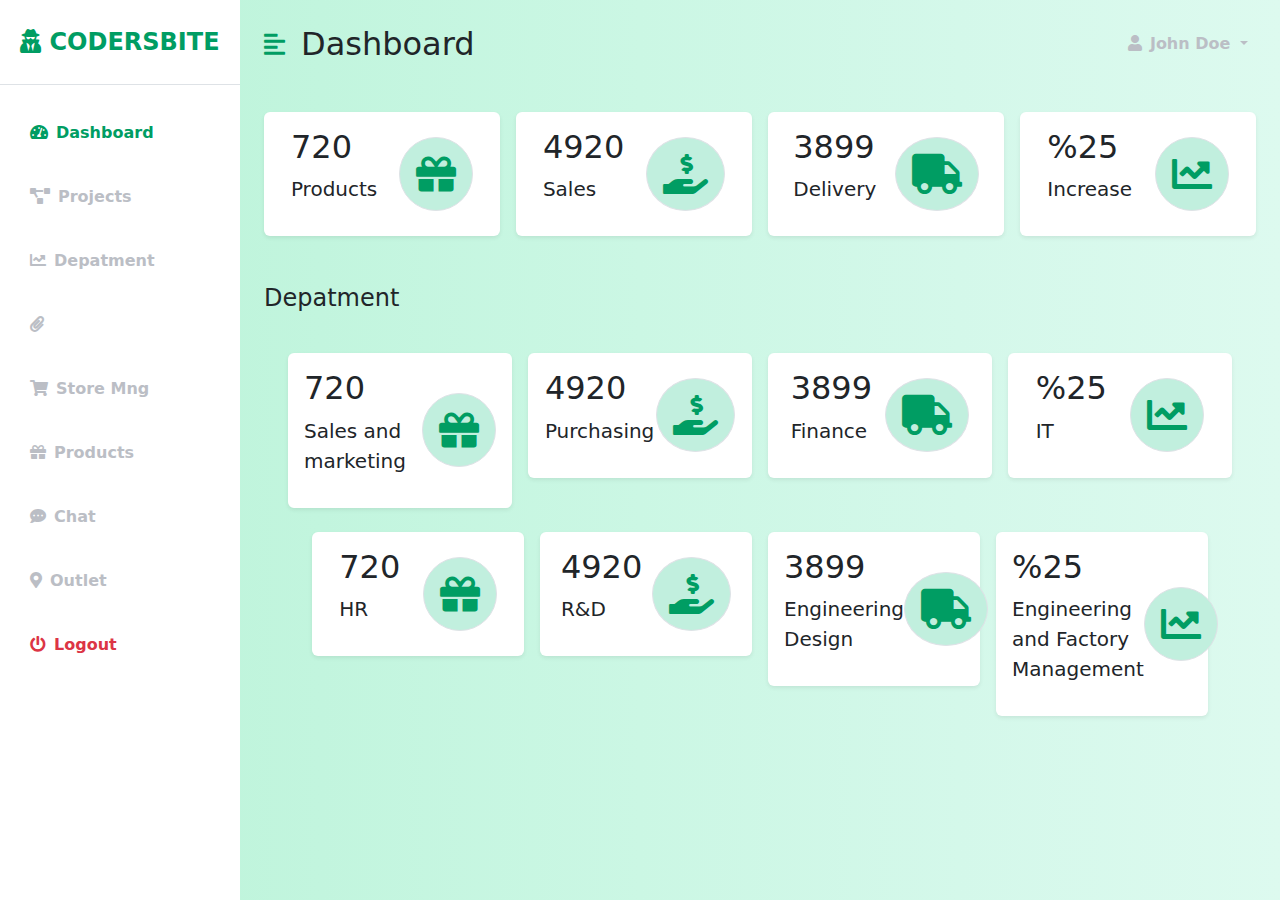
<file: index.html>
<!DOCTYPE html>
<html lang="en">

<head>
    <meta charset="UTF-8" />
    <meta http-equiv="X-UA-Compatible" content="IE=edge" />
    <meta name="viewport" content="width=device-width, initial-scale=1.0" />
    <link href="https://cdn.jsdelivr.net/npm/bootstrap@5.0.0-beta3/dist/css/bootstrap.min.css" rel="stylesheet" />
    <link rel="stylesheet" href="https://cdnjs.cloudflare.com/ajax/libs/font-awesome/5.15.3/css/all.min.css" />
    <link rel="stylesheet" href="styles.css" />
    <title>Bootstap 5 Responsive Admin Dashboard</title>
</head>

<body>
    <div class="d-flex" id="wrapper">
        <!-- Sidebar -->
        <div class="bg-white" id="sidebar-wrapper">
            <div class="sidebar-heading text-center py-4 primary-text fs-4 fw-bold text-uppercase border-bottom"><i
                    class="fas fa-user-secret me-2"></i>Codersbite</div>
            <div class="list-group list-group-flush my-3">
                <a href="#" class="list-group-item list-group-item-action bg-transparent second-text active"><i
                        class="fas fa-tachometer-alt me-2"></i>Dashboard</a>
                <a href="#" class="list-group-item list-group-item-action bg-transparent second-text fw-bold"><i
                        class="fas fa-project-diagram me-2"></i>Projects</a>
                <a href="#" class="list-group-item list-group-item-action bg-transparent second-text fw-bold"><i
                        class="fas fa-chart-line me-2"></i>Depatment</a>
                <a href="#" class="list-group-item list-group-item-action bg-transparent second-text fw-bold"><i
                        class="fas fa-paperclip me-2"></i></a>
                <a href="#" class="list-group-item list-group-item-action bg-transparent second-text fw-bold"><i
                        class="fas fa-shopping-cart me-2"></i>Store Mng</a>
                <a href="#" class="list-group-item list-group-item-action bg-transparent second-text fw-bold"><i
                        class="fas fa-gift me-2"></i>Products</a>
                <a href="#" class="list-group-item list-group-item-action bg-transparent second-text fw-bold"><i
                        class="fas fa-comment-dots me-2"></i>Chat</a>
                <a href="#" class="list-group-item list-group-item-action bg-transparent second-text fw-bold"><i
                        class="fas fa-map-marker-alt me-2"></i>Outlet</a>
                <a href="#" class="list-group-item list-group-item-action bg-transparent text-danger fw-bold"><i
                        class="fas fa-power-off me-2"></i>Logout</a>
            </div>
        </div>
        <!-- /#sidebar-wrapper -->

        <!-- Page Content -->
        <div id="page-content-wrapper">
            <nav class="navbar navbar-expand-lg navbar-light bg-transparent py-4 px-4">
                <div class="d-flex align-items-center">
                    <i class="fas fa-align-left primary-text fs-4 me-3" id="menu-toggle"></i>
                    <h2 class="fs-2 m-0">Dashboard</h2>
                </div>

                <button class="navbar-toggler" type="button" data-bs-toggle="collapse"
                    data-bs-target="#navbarSupportedContent" aria-controls="navbarSupportedContent"
                    aria-expanded="false" aria-label="Toggle navigation">
                    <span class="navbar-toggler-icon"></span>
                </button>

                <div class="collapse navbar-collapse" id="navbarSupportedContent">
                    <ul class="navbar-nav ms-auto mb-2 mb-lg-0">
                        <li class="nav-item dropdown">
                            <a class="nav-link dropdown-toggle second-text fw-bold" href="#" id="navbarDropdown"
                                role="button" data-bs-toggle="dropdown" aria-expanded="false">
                                <i class="fas fa-user me-2"></i>John Doe
                            </a>
                            <ul class="dropdown-menu" aria-labelledby="navbarDropdown">
                                <li><a class="dropdown-item" href="#">Profile</a></li>
                                <li><a class="dropdown-item" href="#">Settings</a></li>
                                <li><a class="dropdown-item" href="#">Logout</a></li>
                            </ul>
                        </li>
                    </ul>
                </div>
            </nav>

            <div class="container-fluid px-4">
                <div class="row g-3 my-2">
                    <div class="col-md-3">
                        <div class="p-3 bg-white shadow-sm d-flex justify-content-around align-items-center rounded">
                            <div>
                                <h3 class="fs-2">720</h3>
                                <p class="fs-5">Products</p>
                            </div>
                            <i class="fas fa-gift fs-1 primary-text border rounded-full secondary-bg p-3"></i>
                        </div>
                    </div>

                    <div class="col-md-3">
                        <div class="p-3 bg-white shadow-sm d-flex justify-content-around align-items-center rounded">
                            <div>
                                <h3 class="fs-2">4920</h3>
                                <p class="fs-5">Sales</p>
                            </div>
                            <i
                                class="fas fa-hand-holding-usd fs-1 primary-text border rounded-full secondary-bg p-3"></i>
                        </div>
                    </div>

                    <div class="col-md-3">
                        <div class="p-3 bg-white shadow-sm d-flex justify-content-around align-items-center rounded">
                            <div>
                                <h3 class="fs-2">3899</h3>
                                <p class="fs-5">Delivery</p>
                            </div>
                            <i class="fas fa-truck fs-1 primary-text border rounded-full secondary-bg p-3"></i>
                        </div>
                    </div>

                    <div class="col-md-3">
                        <div class="p-3 bg-white shadow-sm d-flex justify-content-around align-items-center rounded">
                            <div>
                                <h3 class="fs-2">%25</h3>
                                <p class="fs-5">Increase</p>
                            </div>
                            <i class="fas fa-chart-line fs-1 primary-text border rounded-full secondary-bg p-3"></i>
                        </div>
                    </div>
                </div>

                <div class="row my-5">
                    <h3 class="fs-4 mb-3">Depatment</h3>
                    <div class="col">
                <!-- Sales and marketing -->
                <div class="container-fluid px-4">
                    <div class="row g-3 my-2">
                        <div class="col-md-3">
                            <div class="p-3 bg-white shadow-sm d-flex justify-content-around align-items-center rounded">
                                <div>
                                    <h3 class="fs-2">720</h3>
                                    <p class="fs-5">Sales and marketing</p>
                                </div>
                                <i class="fas fa-gift fs-1 primary-text border rounded-full secondary-bg p-3"></i>
                            </div>
                        </div>
    
                        <div class="col-md-3">
                            <div class="p-3 bg-white shadow-sm d-flex justify-content-around align-items-center rounded">
                                <div>
                                    <h3 class="fs-2">4920</h3>
                                    <p class="fs-5">Purchasing</p>
                                </div>
                                <i
                                    class="fas fa-hand-holding-usd fs-1 primary-text border rounded-full secondary-bg p-3"></i>
                            </div>
                        </div>
    
                        <div class="col-md-3">
                            <div class="p-3 bg-white shadow-sm d-flex justify-content-around align-items-center rounded">
                                <div>
                                    <h3 class="fs-2">3899</h3>
                                    <p class="fs-5">Finance</p>
                                </div>
                                <i class="fas fa-truck fs-1 primary-text border rounded-full secondary-bg p-3"></i>
                            </div>
                        </div>
    
                        <div class="col-md-3">
                            <div class="p-3 bg-white shadow-sm d-flex justify-content-around align-items-center rounded">
                                <div>
                                    <h3 class="fs-2">%25</h3>
                                    <p class="fs-5">IT</p>
                                </div>
                                <i class="fas fa-chart-line fs-1 primary-text border rounded-full secondary-bg p-3"></i>
                            </div>
                        </div>
                    </div>

                    <!-- Depatment Secoend Row --->

                    <div class="container-fluid px-4">
                        <div class="row g-3 my-2">
                            <div class="col-md-3">
                                <div class="p-3 bg-white shadow-sm d-flex justify-content-around align-items-center rounded">
                                    <div>
                                        <h3 class="fs-2">720</h3>
                                        <p class="fs-5">HR </p>
                                    </div>
                                    <i class="fas fa-gift fs-1 primary-text border rounded-full secondary-bg p-3"></i>
                                </div>
                            </div>
        
                            <div class="col-md-3">
                                <div class="p-3 bg-white shadow-sm d-flex justify-content-around align-items-center rounded">
                                    <div>
                                        <h3 class="fs-2">4920</h3>
                                        <p class="fs-5">R&D</p>
                                    </div>
                                    <i
                                        class="fas fa-hand-holding-usd fs-1 primary-text border rounded-full secondary-bg p-3"></i>
                                </div>
                            </div>
        
                            <div class="col-md-3">
                                <div class="p-3 bg-white shadow-sm d-flex justify-content-around align-items-center rounded">
                                    <div>
                                        <h3 class="fs-2">3899</h3>
                                        <p class="fs-5">Engineering Design</p>
                                    </div>
                                    <i class="fas fa-truck fs-1 primary-text border rounded-full secondary-bg p-3"></i>
                                </div>
                            </div>
        
                            <div class="col-md-3">
                                <div class="p-3 bg-white shadow-sm d-flex justify-content-around align-items-center rounded">
                                    <div>
                                        <h3 class="fs-2">%25</h3>
                                        <p class="fs-5">Engineering and Factory Management</p>
                                    </div>
                                    <i class="fas fa-chart-line fs-1 primary-text border rounded-full secondary-bg p-3"></i>
                                </div>
                            </div>
                        </div>

                    

                

            
                          <!--
                        <table class="table bg-white rounded shadow-sm  table-hover">
                            <thead>
                                <tr>
                                    <th scope="col" width="50">#</th>
                                    <th scope="col">Product</th>
                                    <th scope="col">Customer</th>
                                    <th scope="col">Price</th>
                                    <th scope="col">Action</th>
                                </tr>
                            </thead>
                            <tbody>
                                <tr>
                                    <th scope="row">1</th>
                                    <td>Television</td>
                                    <td>Jonny</td>
                                    <td>$1200</td>
                                    <td><button type="Insert" value="Insert">Insert</button></td>
                                    <td><button type="Update" value="Update">Update</button></td>
                                    <td><button type="Delete" value="Delete">Delete</button></td>
                                </tr>
                                <tr>
                                    <th scope="row">2</th>
                                    <td>Laptop</td>
                                    <td>Kenny</td>
                                    <td>$750</td>
                                </tr>
                                <tr>
                                    <th scope="row">3</th>
                                    <td>Cell Phone</td>
                                    <td>Jenny</td>
                                    <td>$600</td>
                                </tr>
                                <tr>
                                    <th scope="row">4</th>
                                    <td>Fridge</td>
                                    <td>Killy</td>
                                    <td>$300</td>
                                </tr>
                                <tr>
                                    <th scope="row">5</th>
                                    <td>Books</td>
                                    <td>Filly</td>
                                    <td>$120</td>
                                </tr>
                                <tr>
                                    <th scope="row">6</th>
                                    <td>Gold</td>
                                    <td>Bumbo</td>
                                    <td>$1800</td>
                                </tr>
                                <tr>
                                    <th scope="row">7</th>
                                    <td>Pen</td>
                                    <td>Bilbo</td>
                                    <td>$75</td>
                                </tr>
                                <tr>
                                    <th scope="row">8</th>
                                    <td>Notebook</td>
                                    <td>Frodo</td>
                                    <td>$36</td>
                                </tr>
                                <tr>
                                    <th scope="row">9</th>
                                    <td>Dress</td>
                                    <td>Kimo</td>
                                    <td>$255</td>
                                </tr>
                                <tr>
                                    <th scope="row">10</th>
                                    <td>Paint</td>
                                    <td>Zico</td>
                                    <td>$434</td>
                                </tr>
                                <tr>
                                    <th scope="row">11</th>
                                    <td>Carpet</td>
                                    <td>Jeco</td>
                                    <td>$1236</td>
                                </tr>
                                <tr>
                                    <th scope="row">12</th>
                                    <td>Food</td>
                                    <td>Haso</td>
                                    <td>$422</td>
                                </tr>
                            </tbody>
                        </table>
                       <button type="submit" value="Submit">Insert</button>
                        <button type="submit" value="Submit">Update</button>
                        <button type="submit" value="Submit">Delete</button>
                    -->
                    </div>
                </div>

            </div>
        </div>
    </div>
    <!-- /#page-content-wrapper -->
    </div>

    <script src="https://cdn.jsdelivr.net/npm/bootstrap@5.0.0-beta3/dist/js/bootstrap.bundle.min.js"></script>
    <script>
        var el = document.getElementById("wrapper");
        var toggleButton = document.getElementById("menu-toggle");

        toggleButton.onclick = function () {
            el.classList.toggle("toggled");
        };
    </script>
</body>

</html>
</file>
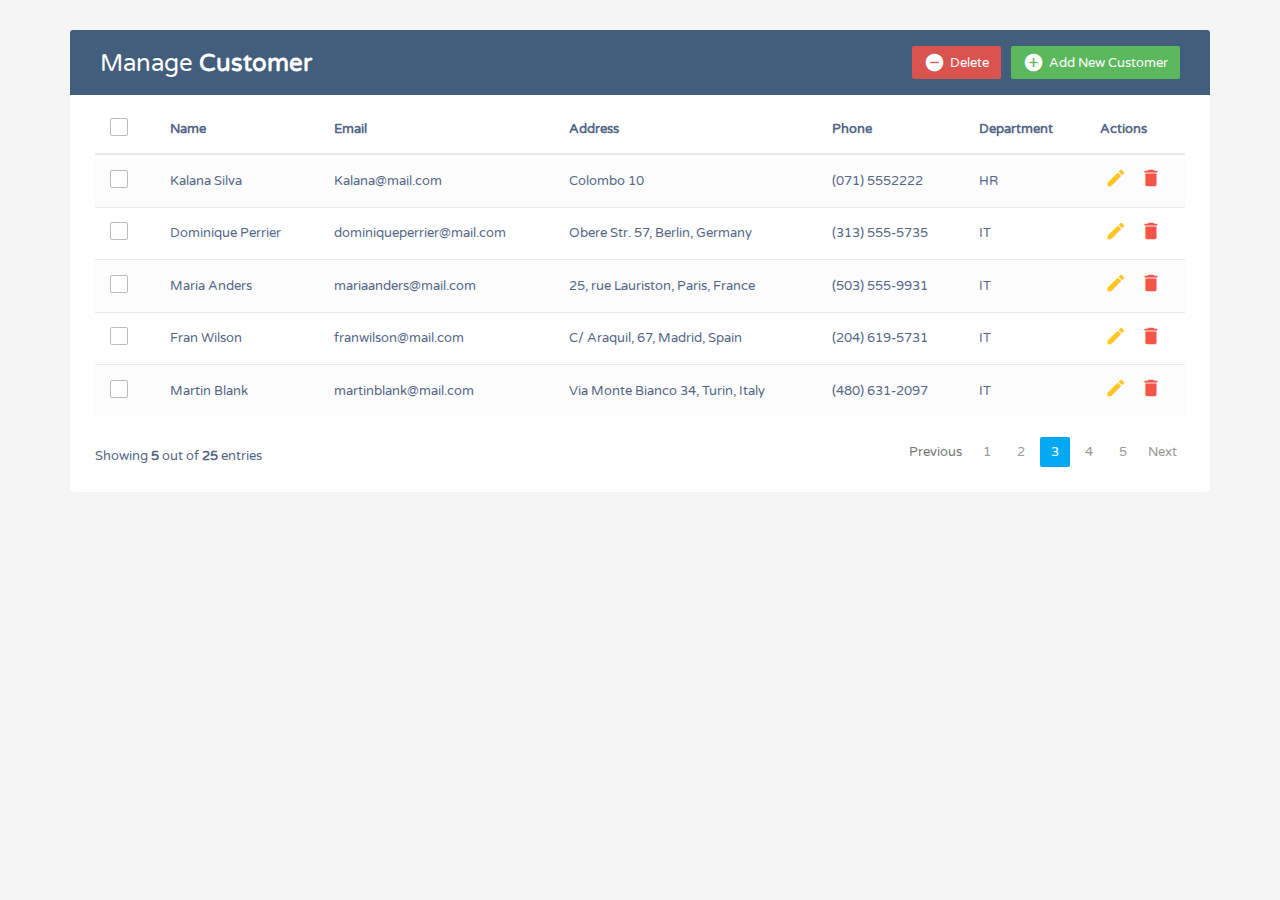
<file: CustomerManage.html>
<!DOCTYPE html>
<html lang="en">
<head>
<meta charset="utf-8">
<meta http-equiv="X-UA-Compatible" content="IE=edge">
<meta name="viewport" content="width=device-width, initial-scale=1">
<title>Bootstrap CRUD Data Table for Database with Modal Form</title>
<link rel="stylesheet" href="https://fonts.googleapis.com/css?family=Roboto|Varela+Round">
<link rel="stylesheet" href="https://fonts.googleapis.com/icon?family=Material+Icons">
<link rel="stylesheet" href="https://maxcdn.bootstrapcdn.com/font-awesome/4.7.0/css/font-awesome.min.css">
<link rel="stylesheet" href="https://maxcdn.bootstrapcdn.com/bootstrap/3.3.7/css/bootstrap.min.css">
<script src="https://ajax.googleapis.com/ajax/libs/jquery/1.12.4/jquery.min.js"></script>
<script src="https://maxcdn.bootstrapcdn.com/bootstrap/3.3.7/js/bootstrap.min.js"></script>
<style>
    body {
        color: #566787;
		background: #f5f5f5;
		font-family: 'Varela Round', sans-serif;
		font-size: 13px;
	}
	.table-responsive {
        margin: 30px 0;
    }
	.table-wrapper {
		min-width: 1000px;
        background: #fff;
        padding: 20px 25px;
		border-radius: 3px;
        box-shadow: 0 1px 1px rgba(0,0,0,.05);
    }
	.table-title {        
		padding-bottom: 15px;
		background: #435d7d;
		color: #fff;
		padding: 16px 30px;
		margin: -20px -25px 10px;
		border-radius: 3px 3px 0 0;
    }
    .table-title h2 {
		margin: 5px 0 0;
		font-size: 24px;
	}
	.table-title .btn-group {
		float: right;
	}
	.table-title .btn {
		color: #fff;
		float: right;
		font-size: 13px;
		border: none;
		min-width: 50px;
		border-radius: 2px;
		border: none;
		outline: none !important;
		margin-left: 10px;
	}
	.table-title .btn i {
		float: left;
		font-size: 21px;
		margin-right: 5px;
	}
	.table-title .btn span {
		float: left;
		margin-top: 2px;
	}
    table.table tr th, table.table tr td {
        border-color: #e9e9e9;
		padding: 12px 15px;
		vertical-align: middle;
    }
	table.table tr th:first-child {
		width: 60px;
	}
	table.table tr th:last-child {
		width: 100px;
	}
    table.table-striped tbody tr:nth-of-type(odd) {
    	background-color: #fcfcfc;
	}
	table.table-striped.table-hover tbody tr:hover {
		background: #f5f5f5;
	}
    table.table th i {
        font-size: 13px;
        margin: 0 5px;
        cursor: pointer;
    }	
    table.table td:last-child i {
		opacity: 0.9;
		font-size: 22px;
        margin: 0 5px;
    }
	table.table td a {
		font-weight: bold;
		color: #566787;
		display: inline-block;
		text-decoration: none;
		outline: none !important;
	}
	table.table td a:hover {
		color: #2196F3;
	}
	table.table td a.edit {
        color: #FFC107;
    }
    table.table td a.delete {
        color: #F44336;
    }
    table.table td i {
        font-size: 19px;
    }
	table.table .avatar {
		border-radius: 50%;
		vertical-align: middle;
		margin-right: 10px;
	}
    .pagination {
        float: right;
        margin: 0 0 5px;
    }
    .pagination li a {
        border: none;
        font-size: 13px;
        min-width: 30px;
        min-height: 30px;
        color: #999;
        margin: 0 2px;
        line-height: 30px;
        border-radius: 2px !important;
        text-align: center;
        padding: 0 6px;
    }
    .pagination li a:hover {
        color: #666;
    }	
    .pagination li.active a, .pagination li.active a.page-link {
        background: #03A9F4;
    }
    .pagination li.active a:hover {        
        background: #0397d6;
    }
	.pagination li.disabled i {
        color: #ccc;
    }
    .pagination li i {
        font-size: 16px;
        padding-top: 6px
    }
    .hint-text {
        float: left;
        margin-top: 10px;
        font-size: 13px;
    }    
	/* Custom checkbox */
	.custom-checkbox {
		position: relative;
	}
	.custom-checkbox input[type="checkbox"] {    
		opacity: 0;
		position: absolute;
		margin: 5px 0 0 3px;
		z-index: 9;
	}
	.custom-checkbox label:before{
		width: 18px;
		height: 18px;
	}
	.custom-checkbox label:before {
		content: '';
		margin-right: 10px;
		display: inline-block;
		vertical-align: text-top;
		background: white;
		border: 1px solid #bbb;
		border-radius: 2px;
		box-sizing: border-box;
		z-index: 2;
	}
	.custom-checkbox input[type="checkbox"]:checked + label:after {
		content: '';
		position: absolute;
		left: 6px;
		top: 3px;
		width: 6px;
		height: 11px;
		border: solid #000;
		border-width: 0 3px 3px 0;
		transform: inherit;
		z-index: 3;
		transform: rotateZ(45deg);
	}
	.custom-checkbox input[type="checkbox"]:checked + label:before {
		border-color: #03A9F4;
		background: #03A9F4;
	}
	.custom-checkbox input[type="checkbox"]:checked + label:after {
		border-color: #fff;
	}
	.custom-checkbox input[type="checkbox"]:disabled + label:before {
		color: #b8b8b8;
		cursor: auto;
		box-shadow: none;
		background: #ddd;
	}
	/* Modal styles */
	.modal .modal-dialog {
		max-width: 400px;
	}
	.modal .modal-header, .modal .modal-body, .modal .modal-footer {
		padding: 20px 30px;
	}
	.modal .modal-content {
		border-radius: 3px;
	}
	.modal .modal-footer {
		background: #ecf0f1;
		border-radius: 0 0 3px 3px;
	}
    .modal .modal-title {
        display: inline-block;
    }
	.modal .form-control {
		border-radius: 2px;
		box-shadow: none;
		border-color: #dddddd;
	}
	.modal textarea.form-control {
		resize: vertical;
	}
	.modal .btn {
		border-radius: 2px;
		min-width: 100px;
	}	
	.modal form label {
		font-weight: normal;
	}	
</style>
<script>
$(document).ready(function(){
	// Activate tooltip
	$('[data-toggle="tooltip"]').tooltip();
	
	// Select/Deselect checkboxes
	var checkbox = $('table tbody input[type="checkbox"]');
	$("#selectAll").click(function(){
		if(this.checked){
			checkbox.each(function(){
				this.checked = true;                        
			});
		} else{
			checkbox.each(function(){
				this.checked = false;                        
			});
		} 
	});
	checkbox.click(function(){
		if(!this.checked){
			$("#selectAll").prop("checked", false);
		}
	});
});
</script>
</head>
<body>
    <div class="container">
		<div class="table-responsive">
			<div class="table-wrapper">
				<div class="table-title">
					<div class="row">
						<div class="col-xs-6">
							<h2>Manage <b>Customer</b></h2>
						</div>
						<div class="col-xs-6">
							<a href="#addEmployeeModal" class="btn btn-success" data-toggle="modal"><i class="material-icons">&#xE147;</i> <span>Add New Customer</span></a>
							<a href="#deleteEmployeeModal" class="btn btn-danger" data-toggle="modal"><i class="material-icons">&#xE15C;</i> <span>Delete</span></a>						
						</div>
					</div>
				</div>
				<table class="table table-striped table-hover">
					<thead>
						<tr>
							<th>
								<span class="custom-checkbox">
									<input type="checkbox" id="selectAll">
									<label for="selectAll"></label>
								</span>
							</th>
							<th>Name</th>
							<th>Email</th>
							<th>Address</th>
							<th>Phone</th>
                            <th>Department</th>
							<th>Actions</th>
						</tr>
					</thead>
					<tbody>
						<tr>
							<td>
								<span class="custom-checkbox">
									<input type="checkbox" id="checkbox1" name="options[]" value="1">
									<label for="checkbox1"></label>
								</span>
							</td>
							<td>Kalana Silva</td>
							<td>Kalana@mail.com</td>
							<td>Colombo 10</td>
							<td>(071) 5552222</td>
                            <td>HR</td>
							<td>
								<a href="#editEmployeeModal" class="edit" data-toggle="modal"><i class="material-icons" data-toggle="tooltip" title="Edit">&#xE254;</i></a>
								<a href="#deleteEmployeeModal" class="delete" data-toggle="modal"><i class="material-icons" data-toggle="tooltip" title="Delete">&#xE872;</i></a>
							</td>
						</tr>
						<tr>
							<td>
								<span class="custom-checkbox">
									<input type="checkbox" id="checkbox2" name="options[]" value="1">
									<label for="checkbox2"></label>
								</span>
							</td>
							<td>Dominique Perrier</td>
							<td>dominiqueperrier@mail.com</td>
							<td>Obere Str. 57, Berlin, Germany</td>
							<td>(313) 555-5735</td>
                            <td>IT</td>
							<td>
								<a href="#editEmployeeModal" class="edit" data-toggle="modal"><i class="material-icons" data-toggle="tooltip" title="Edit">&#xE254;</i></a>
								<a href="#deleteEmployeeModal" class="delete" data-toggle="modal"><i class="material-icons" data-toggle="tooltip" title="Delete">&#xE872;</i></a>
							</td>
						</tr>
						<tr>
							<td>
								<span class="custom-checkbox">
									<input type="checkbox" id="checkbox3" name="options[]" value="1">
									<label for="checkbox3"></label>
								</span>
							</td>
							<td>Maria Anders</td>
							<td>mariaanders@mail.com</td>
							<td>25, rue Lauriston, Paris, France</td>
							<td>(503) 555-9931</td>
                            <td>IT</td>
							<td>
								<a href="#editEmployeeModal" class="edit" data-toggle="modal"><i class="material-icons" data-toggle="tooltip" title="Edit">&#xE254;</i></a>
								<a href="#deleteEmployeeModal" class="delete" data-toggle="modal"><i class="material-icons" data-toggle="tooltip" title="Delete">&#xE872;</i></a>
							</td>
						</tr>
						<tr>
							<td>
								<span class="custom-checkbox">
									<input type="checkbox" id="checkbox4" name="options[]" value="1">
									<label for="checkbox4"></label>
								</span>
							</td>
							<td>Fran Wilson</td>
							<td>franwilson@mail.com</td>
							<td>C/ Araquil, 67, Madrid, Spain</td>
							<td>(204) 619-5731</td>
                            <td>IT</td>
							<td>
								<a href="#editEmployeeModal" class="edit" data-toggle="modal"><i class="material-icons" data-toggle="tooltip" title="Edit">&#xE254;</i></a>
								<a href="#deleteEmployeeModal" class="delete" data-toggle="modal"><i class="material-icons" data-toggle="tooltip" title="Delete">&#xE872;</i></a>
							</td>
						</tr>					
						<tr>
							<td>
								<span class="custom-checkbox">
									<input type="checkbox" id="checkbox5" name="options[]" value="1">
									<label for="checkbox5"></label>
								</span>
							</td>
							<td>Martin Blank</td>
							<td>martinblank@mail.com</td>
							<td>Via Monte Bianco 34, Turin, Italy</td>
							<td>(480) 631-2097</td>
                            <td>IT</td>
							<td>
								<a href="#editEmployeeModal" class="edit" data-toggle="modal"><i class="material-icons" data-toggle="tooltip" title="Edit">&#xE254;</i></a>
								<a href="#deleteEmployeeModal" class="delete" data-toggle="modal"><i class="material-icons" data-toggle="tooltip" title="Delete">&#xE872;</i></a>
							</td>
						</tr> 
					</tbody>
				</table>
				<div class="clearfix">
					<div class="hint-text">Showing <b>5</b> out of <b>25</b> entries</div>
					<ul class="pagination">
						<li class="page-item disabled"><a href="#">Previous</a></li>
						<li class="page-item"><a href="#" class="page-link">1</a></li>
						<li class="page-item"><a href="#" class="page-link">2</a></li>
						<li class="page-item active"><a href="#" class="page-link">3</a></li>
						<li class="page-item"><a href="#" class="page-link">4</a></li>
						<li class="page-item"><a href="#" class="page-link">5</a></li>
						<li class="page-item"><a href="#" class="page-link">Next</a></li>
					</ul>
				</div>
			</div>
		</div>        
    </div>
	<!-- Edit Modal HTML -->
	<div id="addEmployeeModal" class="modal fade">
		<div class="modal-dialog">
			<div class="modal-content">
				<form>
					<div class="modal-header">						
						<h4 class="modal-title">Add Employee</h4>
						<button type="button" class="close" data-dismiss="modal" aria-hidden="true">&times;</button>
					</div>
					<div class="modal-body">					
						<div class="form-group">
							<label>Name</label>
							<input type="text" class="form-control" required>
						</div>
						<div class="form-group">
							<label>Email</label>
							<input type="email" class="form-control" required>
						</div>
						<div class="form-group">
							<label>Address</label>
							<textarea class="form-control" required></textarea>
						</div>
						<div class="form-group">
							<label>Phone</label>
							<input type="text" class="form-control" required>
						</div>					
					</div>
					<div class="modal-footer">
						<input type="button" class="btn btn-default" data-dismiss="modal" value="Cancel">
						<input type="submit" class="btn btn-success" value="Add">
					</div>
				</form>
			</div>
		</div>
	</div>
	<!-- Edit Modal HTML -->
	<div id="editEmployeeModal" class="modal fade">
		<div class="modal-dialog">
			<div class="modal-content">
				<form>
					<div class="modal-header">						
						<h4 class="modal-title">Edit Employee</h4>
						<button type="button" class="close" data-dismiss="modal" aria-hidden="true">&times;</button>
					</div>
					<div class="modal-body">					
						<div class="form-group">
							<label>Name</label>
							<input type="text" class="form-control" required>
						</div>
						<div class="form-group">
							<label>Email</label>
							<input type="email" class="form-control" required>
						</div>
						<div class="form-group">
							<label>Address</label>
							<textarea class="form-control" required></textarea>
						</div>
						<div class="form-group">
							<label>Phone</label>
							<input type="text" class="form-control" required>
						</div>					
					</div>
					<div class="modal-footer">
						<input type="button" class="btn btn-default" data-dismiss="modal" value="Cancel">
						<input type="submit" class="btn btn-info" value="Save">
					</div>
				</form>
			</div>
		</div>
	</div>
	<!-- Delete Modal HTML -->
	<div id="deleteEmployeeModal" class="modal fade">
		<div class="modal-dialog">
			<div class="modal-content">
				<form>
					<div class="modal-header">						
						<h4 class="modal-title">Delete Employee</h4>
						<button type="button" class="close" data-dismiss="modal" aria-hidden="true">&times;</button>
					</div>
					<div class="modal-body">					
						<p>Are you sure you want to delete these Records?</p>
						<p class="text-warning"><small>This action cannot be undone.</small></p>
					</div>
					<div class="modal-footer">
						<input type="button" class="btn btn-default" data-dismiss="modal" value="Cancel">
						<input type="submit" class="btn btn-danger" value="Delete">
					</div>
				</form>
			</div>
		</div>
	</div>
</body>
</html>
</file>
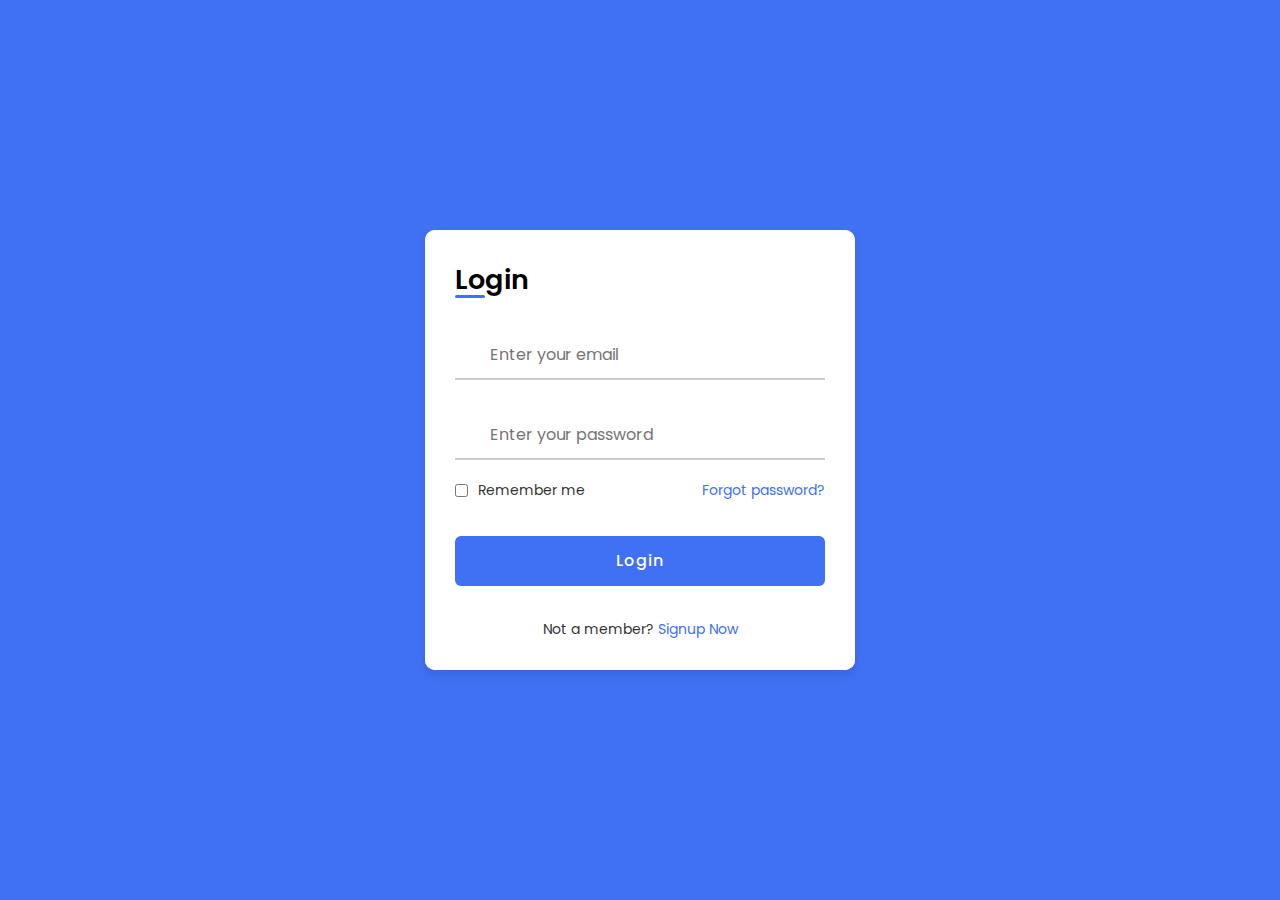
<file: CustomerREG.html>
<!DOCTYPE html>
<!-- === Coding by CodingLab | www.codinglabweb.com === -->
<html lang="en">
<head>
    <meta charset="UTF-8">
    <meta http-equiv="X-UA-Compatible" content="IE=edge">
    <meta name="viewport" content="width=device-width, initial-scale=1.0">
    
    <!-- ===== Iconscout CSS ===== -->
    <link rel="stylesheet" href="https://unicons.iconscout.com/release/v4.0.0/css/line.css">

    <!-- ===== CSS ===== -->
    <link rel="stylesheet" href="style.css">
         
    <!--<title>Login & Registration Form</title>-->
</head>
<body>
    
    <div class="container">
        <div class="forms">
            <div class="form login">
                <span class="title">Login</span>

                <form action="#">
                    <div class="input-field">
                        <input type="text" placeholder="Enter your email" required>
                        <i class="uil uil-envelope icon"></i>
                    </div>
                    <div class="input-field">
                        <input type="password" class="password" placeholder="Enter your password" required>
                        <i class="uil uil-lock icon"></i>
                        <i class="uil uil-eye-slash showHidePw"></i>
                    </div>

                    <div class="checkbox-text">
                        <div class="checkbox-content">
                            <input type="checkbox" id="logCheck">
                            <label for="logCheck" class="text">Remember me</label>
                        </div>
                        
                        <a href="#" class="text">Forgot password?</a>
                    </div>

                    <div class="input-field button">
                        <input type="button" value="Login">
                    </div>
                </form>

                <div class="login-signup">
                    <span class="text">Not a member?
                        <a href="#" class="text signup-link">Signup Now</a>
                    </span>
                </div>
            </div>

            <!-- Registration Form -->
            <div class="form signup">
                <span class="title">Registration</span>

                <form action="#">
                    <div class="input-field">
                        <input type="text" placeholder="Enter your name" required>
                        <i class="uil uil-user"></i>
                    </div>
                    <div class="input-field">
                        <input type="text" placeholder="Enter your email" required>
                        <i class="uil uil-envelope icon"></i>
                    </div>
                    <div class="input-field">
                        <input type="password" class="password" placeholder="Create a password" required>
                        <i class="uil uil-lock icon"></i>
                    </div>
                    <div class="input-field">
                        <input type="password" class="password" placeholder="Confirm a password" required>
                        <i class="uil uil-lock icon"></i>
                        <i class="uil uil-eye-slash showHidePw"></i>
                    </div>

                    <div class="checkbox-text">
                        <div class="checkbox-content">
                            <input type="checkbox" id="termCon">
                            <label for="termCon" class="text">I accepted all terms and conditions</label>
                        </div>
                    </div>

                    <div class="input-field button">
                        <input type="button" value="Signup">
                    </div>
                </form>

                <div class="login-signup">
                    <span class="text">Already a member?
                        <a href="#" class="text login-link">Login Now</a>
                    </span>
                </div>
            </div>
        </div>
    </div>

    <script src="script.js"></script>

</body>
</html>
</file>
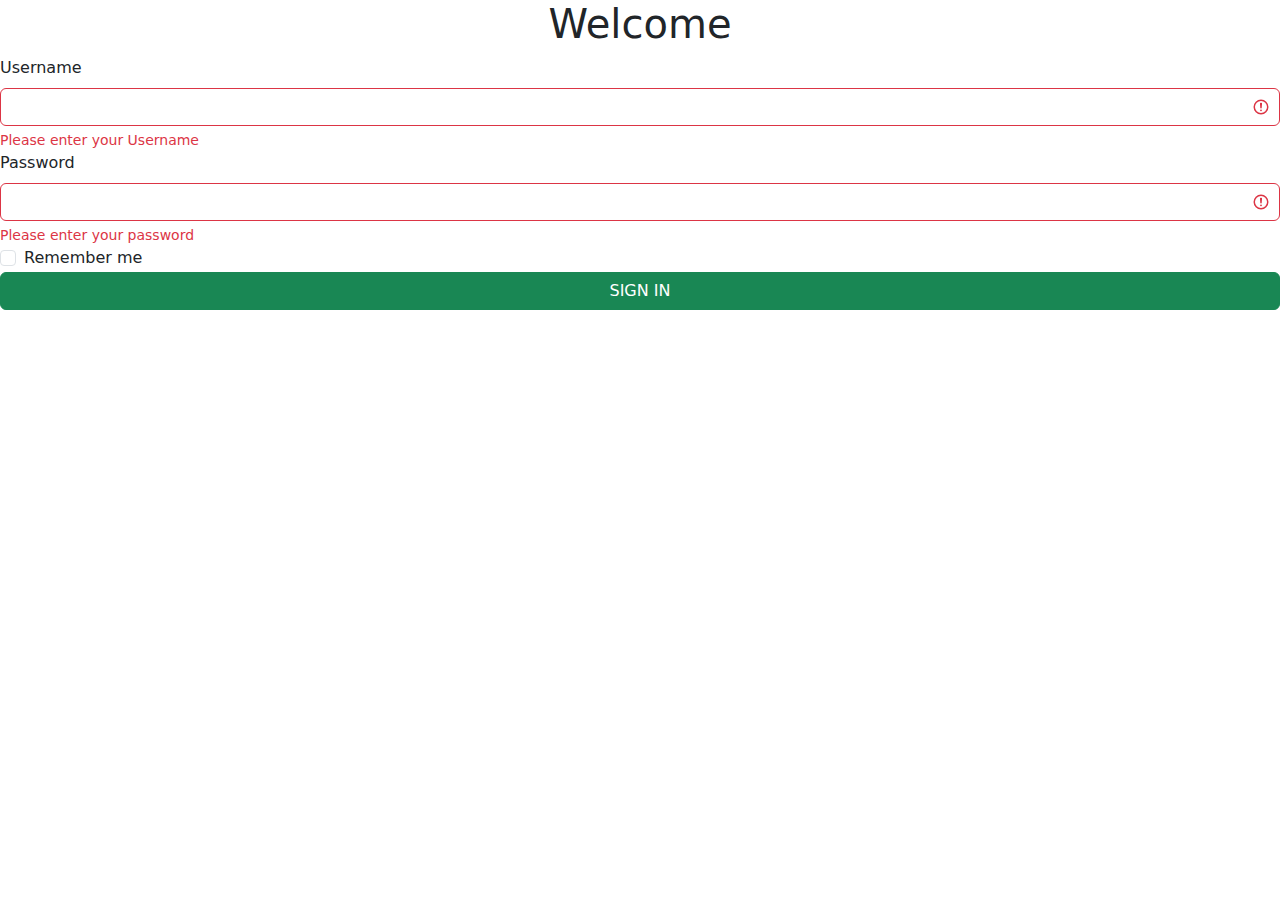
<file: Login.html>
<!DOCTYPE html>
<html lang="en">

<head>

    <title>Login</title>
    <meta name="viewport" content="width=device-width, initial-scale=1.0">

    <!-- Bootstrap v5.1.3 CDNs -->
    <link href="https://cdn.jsdelivr.net/npm/bootstrap@5.1.3/dist/css/bootstrap.min.css" rel="stylesheet">
    <script src="https://cdn.jsdelivr.net/npm/bootstrap@5.1.3/dist/js/bootstrap.bundle.min.js"></script>

    <!-- CSS File -->
    <link rel="Login" href="Login.css">

</head>

<body>

    <div class="login">

        <h1 class="text-center">Welcome</h1>
        
        <form class="needs-validation">
            <div class="form-group was-validated">
                <label class="form-label" for="Username">Username</label>
                <input class="form-control" type="Username" id="Username" required>
                <div class="invalid-feedback">
                    Please enter your Username
                </div>
            </div>
            <div class="form-group was-validated">
                <label class="form-label" for="password">Password</label>
                <input class="form-control" type="password" id="password" required>
                <div class="invalid-feedback">
                    Please enter your password
                </div>
            </div>
            <div class="form-group form-check">
                <input class="form-check-input" type="checkbox" id="check">
                <label class="form-check-label" for="check">Remember me</label>
            </div>
            <input class="btn btn-success w-100" type="submit" value="SIGN IN">
        </form>

    </div>

</body>

</html>
</file>
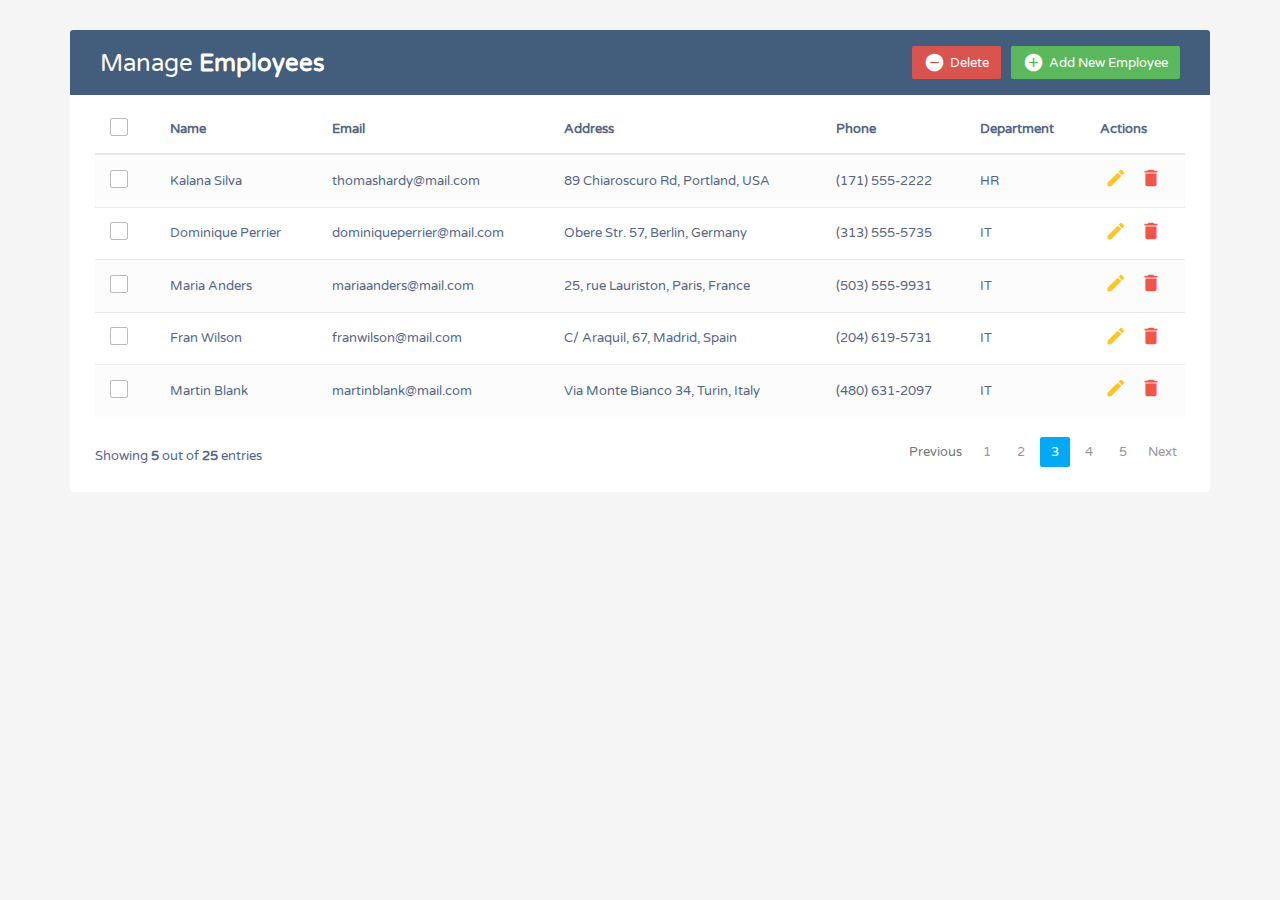
<file: ManageEmployees.html>
<!DOCTYPE html>
<html lang="en">
<head>
<meta charset="utf-8">
<meta http-equiv="X-UA-Compatible" content="IE=edge">
<meta name="viewport" content="width=device-width, initial-scale=1">
<title>Bootstrap CRUD Data Table for Database with Modal Form</title>
<link rel="stylesheet" href="https://fonts.googleapis.com/css?family=Roboto|Varela+Round">
<link rel="stylesheet" href="https://fonts.googleapis.com/icon?family=Material+Icons">
<link rel="stylesheet" href="https://maxcdn.bootstrapcdn.com/font-awesome/4.7.0/css/font-awesome.min.css">
<link rel="stylesheet" href="https://maxcdn.bootstrapcdn.com/bootstrap/3.3.7/css/bootstrap.min.css">
<script src="https://ajax.googleapis.com/ajax/libs/jquery/1.12.4/jquery.min.js"></script>
<script src="https://maxcdn.bootstrapcdn.com/bootstrap/3.3.7/js/bootstrap.min.js"></script>
<style>
    body {
        color: #566787;
		background: #f5f5f5;
		font-family: 'Varela Round', sans-serif;
		font-size: 13px;
	}
	.table-responsive {
        margin: 30px 0;
    }
	.table-wrapper {
		min-width: 1000px;
        background: #fff;
        padding: 20px 25px;
		border-radius: 3px;
        box-shadow: 0 1px 1px rgba(0,0,0,.05);
    }
	.table-title {        
		padding-bottom: 15px;
		background: #435d7d;
		color: #fff;
		padding: 16px 30px;
		margin: -20px -25px 10px;
		border-radius: 3px 3px 0 0;
    }
    .table-title h2 {
		margin: 5px 0 0;
		font-size: 24px;
	}
	.table-title .btn-group {
		float: right;
	}
	.table-title .btn {
		color: #fff;
		float: right;
		font-size: 13px;
		border: none;
		min-width: 50px;
		border-radius: 2px;
		border: none;
		outline: none !important;
		margin-left: 10px;
	}
	.table-title .btn i {
		float: left;
		font-size: 21px;
		margin-right: 5px;
	}
	.table-title .btn span {
		float: left;
		margin-top: 2px;
	}
    table.table tr th, table.table tr td {
        border-color: #e9e9e9;
		padding: 12px 15px;
		vertical-align: middle;
    }
	table.table tr th:first-child {
		width: 60px;
	}
	table.table tr th:last-child {
		width: 100px;
	}
    table.table-striped tbody tr:nth-of-type(odd) {
    	background-color: #fcfcfc;
	}
	table.table-striped.table-hover tbody tr:hover {
		background: #f5f5f5;
	}
    table.table th i {
        font-size: 13px;
        margin: 0 5px;
        cursor: pointer;
    }	
    table.table td:last-child i {
		opacity: 0.9;
		font-size: 22px;
        margin: 0 5px;
    }
	table.table td a {
		font-weight: bold;
		color: #566787;
		display: inline-block;
		text-decoration: none;
		outline: none !important;
	}
	table.table td a:hover {
		color: #2196F3;
	}
	table.table td a.edit {
        color: #FFC107;
    }
    table.table td a.delete {
        color: #F44336;
    }
    table.table td i {
        font-size: 19px;
    }
	table.table .avatar {
		border-radius: 50%;
		vertical-align: middle;
		margin-right: 10px;
	}
    .pagination {
        float: right;
        margin: 0 0 5px;
    }
    .pagination li a {
        border: none;
        font-size: 13px;
        min-width: 30px;
        min-height: 30px;
        color: #999;
        margin: 0 2px;
        line-height: 30px;
        border-radius: 2px !important;
        text-align: center;
        padding: 0 6px;
    }
    .pagination li a:hover {
        color: #666;
    }	
    .pagination li.active a, .pagination li.active a.page-link {
        background: #03A9F4;
    }
    .pagination li.active a:hover {        
        background: #0397d6;
    }
	.pagination li.disabled i {
        color: #ccc;
    }
    .pagination li i {
        font-size: 16px;
        padding-top: 6px
    }
    .hint-text {
        float: left;
        margin-top: 10px;
        font-size: 13px;
    }    
	/* Custom checkbox */
	.custom-checkbox {
		position: relative;
	}
	.custom-checkbox input[type="checkbox"] {    
		opacity: 0;
		position: absolute;
		margin: 5px 0 0 3px;
		z-index: 9;
	}
	.custom-checkbox label:before{
		width: 18px;
		height: 18px;
	}
	.custom-checkbox label:before {
		content: '';
		margin-right: 10px;
		display: inline-block;
		vertical-align: text-top;
		background: white;
		border: 1px solid #bbb;
		border-radius: 2px;
		box-sizing: border-box;
		z-index: 2;
	}
	.custom-checkbox input[type="checkbox"]:checked + label:after {
		content: '';
		position: absolute;
		left: 6px;
		top: 3px;
		width: 6px;
		height: 11px;
		border: solid #000;
		border-width: 0 3px 3px 0;
		transform: inherit;
		z-index: 3;
		transform: rotateZ(45deg);
	}
	.custom-checkbox input[type="checkbox"]:checked + label:before {
		border-color: #03A9F4;
		background: #03A9F4;
	}
	.custom-checkbox input[type="checkbox"]:checked + label:after {
		border-color: #fff;
	}
	.custom-checkbox input[type="checkbox"]:disabled + label:before {
		color: #b8b8b8;
		cursor: auto;
		box-shadow: none;
		background: #ddd;
	}
	/* Modal styles */
	.modal .modal-dialog {
		max-width: 400px;
	}
	.modal .modal-header, .modal .modal-body, .modal .modal-footer {
		padding: 20px 30px;
	}
	.modal .modal-content {
		border-radius: 3px;
	}
	.modal .modal-footer {
		background: #ecf0f1;
		border-radius: 0 0 3px 3px;
	}
    .modal .modal-title {
        display: inline-block;
    }
	.modal .form-control {
		border-radius: 2px;
		box-shadow: none;
		border-color: #dddddd;
	}
	.modal textarea.form-control {
		resize: vertical;
	}
	.modal .btn {
		border-radius: 2px;
		min-width: 100px;
	}	
	.modal form label {
		font-weight: normal;
	}	
</style>
<script>
$(document).ready(function(){
	// Activate tooltip
	$('[data-toggle="tooltip"]').tooltip();
	
	// Select/Deselect checkboxes
	var checkbox = $('table tbody input[type="checkbox"]');
	$("#selectAll").click(function(){
		if(this.checked){
			checkbox.each(function(){
				this.checked = true;                        
			});
		} else{
			checkbox.each(function(){
				this.checked = false;                        
			});
		} 
	});
	checkbox.click(function(){
		if(!this.checked){
			$("#selectAll").prop("checked", false);
		}
	});
});
</script>
</head>
<body>
    <div class="container">
		<div class="table-responsive">
			<div class="table-wrapper">
				<div class="table-title">
					<div class="row">
						<div class="col-xs-6">
							<h2>Manage <b>Employees</b></h2>
						</div>
						<div class="col-xs-6">
							<a href="#addEmployeeModal" class="btn btn-success" data-toggle="modal"><i class="material-icons">&#xE147;</i> <span>Add New Employee</span></a>
							<a href="#deleteEmployeeModal" class="btn btn-danger" data-toggle="modal"><i class="material-icons">&#xE15C;</i> <span>Delete</span></a>						
						</div>
					</div>
				</div>
				<table class="table table-striped table-hover">
					<thead>
						<tr>
							<th>
								<span class="custom-checkbox">
									<input type="checkbox" id="selectAll">
									<label for="selectAll"></label>
								</span>
							</th>
							<th>Name</th>
							<th>Email</th>
							<th>Address</th>
							<th>Phone</th>
                            <th>Department</th>
							<th>Actions</th>
						</tr>
					</thead>
					<tbody>
						<tr>
							<td>
								<span class="custom-checkbox">
									<input type="checkbox" id="checkbox1" name="options[]" value="1">
									<label for="checkbox1"></label>
								</span>
							</td>
							<td>Kalana Silva</td>
							<td>thomashardy@mail.com</td>
							<td>89 Chiaroscuro Rd, Portland, USA</td>
							<td>(171) 555-2222</td>
                            <td>HR</td>
							<td>
								<a href="#editEmployeeModal" class="edit" data-toggle="modal"><i class="material-icons" data-toggle="tooltip" title="Edit">&#xE254;</i></a>
								<a href="#deleteEmployeeModal" class="delete" data-toggle="modal"><i class="material-icons" data-toggle="tooltip" title="Delete">&#xE872;</i></a>
							</td>
						</tr>
						<tr>
							<td>
								<span class="custom-checkbox">
									<input type="checkbox" id="checkbox2" name="options[]" value="1">
									<label for="checkbox2"></label>
								</span>
							</td>
							<td>Dominique Perrier</td>
							<td>dominiqueperrier@mail.com</td>
							<td>Obere Str. 57, Berlin, Germany</td>
							<td>(313) 555-5735</td>
                            <td>IT</td>
							<td>
								<a href="#editEmployeeModal" class="edit" data-toggle="modal"><i class="material-icons" data-toggle="tooltip" title="Edit">&#xE254;</i></a>
								<a href="#deleteEmployeeModal" class="delete" data-toggle="modal"><i class="material-icons" data-toggle="tooltip" title="Delete">&#xE872;</i></a>
							</td>
						</tr>
						<tr>
							<td>
								<span class="custom-checkbox">
									<input type="checkbox" id="checkbox3" name="options[]" value="1">
									<label for="checkbox3"></label>
								</span>
							</td>
							<td>Maria Anders</td>
							<td>mariaanders@mail.com</td>
							<td>25, rue Lauriston, Paris, France</td>
							<td>(503) 555-9931</td>
                            <td>IT</td>
							<td>
								<a href="#editEmployeeModal" class="edit" data-toggle="modal"><i class="material-icons" data-toggle="tooltip" title="Edit">&#xE254;</i></a>
								<a href="#deleteEmployeeModal" class="delete" data-toggle="modal"><i class="material-icons" data-toggle="tooltip" title="Delete">&#xE872;</i></a>
							</td>
						</tr>
						<tr>
							<td>
								<span class="custom-checkbox">
									<input type="checkbox" id="checkbox4" name="options[]" value="1">
									<label for="checkbox4"></label>
								</span>
							</td>
							<td>Fran Wilson</td>
							<td>franwilson@mail.com</td>
							<td>C/ Araquil, 67, Madrid, Spain</td>
							<td>(204) 619-5731</td>
                            <td>IT</td>
							<td>
								<a href="#editEmployeeModal" class="edit" data-toggle="modal"><i class="material-icons" data-toggle="tooltip" title="Edit">&#xE254;</i></a>
								<a href="#deleteEmployeeModal" class="delete" data-toggle="modal"><i class="material-icons" data-toggle="tooltip" title="Delete">&#xE872;</i></a>
							</td>
						</tr>					
						<tr>
							<td>
								<span class="custom-checkbox">
									<input type="checkbox" id="checkbox5" name="options[]" value="1">
									<label for="checkbox5"></label>
								</span>
							</td>
							<td>Martin Blank</td>
							<td>martinblank@mail.com</td>
							<td>Via Monte Bianco 34, Turin, Italy</td>
							<td>(480) 631-2097</td>
                            <td>IT</td>
							<td>
								<a href="#editEmployeeModal" class="edit" data-toggle="modal"><i class="material-icons" data-toggle="tooltip" title="Edit">&#xE254;</i></a>
								<a href="#deleteEmployeeModal" class="delete" data-toggle="modal"><i class="material-icons" data-toggle="tooltip" title="Delete">&#xE872;</i></a>
							</td>
						</tr> 
					</tbody>
				</table>
				<div class="clearfix">
					<div class="hint-text">Showing <b>5</b> out of <b>25</b> entries</div>
					<ul class="pagination">
						<li class="page-item disabled"><a href="#">Previous</a></li>
						<li class="page-item"><a href="#" class="page-link">1</a></li>
						<li class="page-item"><a href="#" class="page-link">2</a></li>
						<li class="page-item active"><a href="#" class="page-link">3</a></li>
						<li class="page-item"><a href="#" class="page-link">4</a></li>
						<li class="page-item"><a href="#" class="page-link">5</a></li>
						<li class="page-item"><a href="#" class="page-link">Next</a></li>
					</ul>
				</div>
			</div>
		</div>        
    </div>
	<!-- Edit Modal HTML -->
	<div id="addEmployeeModal" class="modal fade">
		<div class="modal-dialog">
			<div class="modal-content">
				<form>
					<div class="modal-header">						
						<h4 class="modal-title">Add Employee</h4>
						<button type="button" class="close" data-dismiss="modal" aria-hidden="true">&times;</button>
					</div>
					<div class="modal-body">					
						<div class="form-group">
							<label>Name</label>
							<input type="text" class="form-control" required>
						</div>
						<div class="form-group">
							<label>Email</label>
							<input type="email" class="form-control" required>
						</div>
						<div class="form-group">
							<label>Address</label>
							<textarea class="form-control" required></textarea>
						</div>
						<div class="form-group">
							<label>Phone</label>
							<input type="text" class="form-control" required>
						</div>					
					</div>
					<div class="modal-footer">
						<input type="button" class="btn btn-default" data-dismiss="modal" value="Cancel">
						<input type="submit" class="btn btn-success" value="Add">
					</div>
				</form>
			</div>
		</div>
	</div>
	<!-- Edit Modal HTML -->
	<div id="editEmployeeModal" class="modal fade">
		<div class="modal-dialog">
			<div class="modal-content">
				<form>
					<div class="modal-header">						
						<h4 class="modal-title">Edit Employee</h4>
						<button type="button" class="close" data-dismiss="modal" aria-hidden="true">&times;</button>
					</div>
					<div class="modal-body">					
						<div class="form-group">
							<label>Name</label>
							<input type="text" class="form-control" required>
						</div>
						<div class="form-group">
							<label>Email</label>
							<input type="email" class="form-control" required>
						</div>
						<div class="form-group">
							<label>Address</label>
							<textarea class="form-control" required></textarea>
						</div>
						<div class="form-group">
							<label>Phone</label>
							<input type="text" class="form-control" required>
						</div>					
					</div>
					<div class="modal-footer">
						<input type="button" class="btn btn-default" data-dismiss="modal" value="Cancel">
						<input type="submit" class="btn btn-info" value="Save">
					</div>
				</form>
			</div>
		</div>
	</div>
	<!-- Delete Modal HTML -->
	<div id="deleteEmployeeModal" class="modal fade">
		<div class="modal-dialog">
			<div class="modal-content">
				<form>
					<div class="modal-header">						
						<h4 class="modal-title">Delete Employee</h4>
						<button type="button" class="close" data-dismiss="modal" aria-hidden="true">&times;</button>
					</div>
					<div class="modal-body">					
						<p>Are you sure you want to delete these Records?</p>
						<p class="text-warning"><small>This action cannot be undone.</small></p>
					</div>
					<div class="modal-footer">
						<input type="button" class="btn btn-default" data-dismiss="modal" value="Cancel">
						<input type="submit" class="btn btn-danger" value="Delete">
					</div>
				</form>
			</div>
		</div>
	</div>
</body>
</html>
</file>
<file: styles.css>
:root {
  --main-bg-color: #009d63;
  --main-text-color: #009d63;
  --second-text-color: #bbbec5;
  --second-bg-color: #c1efde;
}

.primary-text {
  color: var(--main-text-color);
}

.second-text {
  color: var(--second-text-color);
}

.primary-bg {
  background-color: var(--main-bg-color);
}

.secondary-bg {
  background-color: var(--second-bg-color);
}

.rounded-full {
  border-radius: 100%;
}

#wrapper {
  overflow-x: hidden;
  background-image: linear-gradient(
    to right,
    #baf3d7,
    #c2f5de,
    #cbf7e4,
    #d4f8ea,
    #ddfaef
  );
}

#sidebar-wrapper {
  min-height: 100vh;
  margin-left: -15rem;
  -webkit-transition: margin 0.25s ease-out;
  -moz-transition: margin 0.25s ease-out;
  -o-transition: margin 0.25s ease-out;
  transition: margin 0.25s ease-out;
}

#sidebar-wrapper .sidebar-heading {
  padding: 0.875rem 1.25rem;
  font-size: 1.2rem;
}

#sidebar-wrapper .list-group {
  width: 15rem;
}

#page-content-wrapper {
  min-width: 100vw;
}

#wrapper.toggled #sidebar-wrapper {
  margin-left: 0;
}

#menu-toggle {
  cursor: pointer;
}

.list-group-item {
  border: none;
  padding: 20px 30px;
}

.list-group-item.active {
  background-color: transparent;
  color: var(--main-text-color);
  font-weight: bold;
  border: none;
}

@media (min-width: 768px) {
  #sidebar-wrapper {
    margin-left: 0;
  }

  #page-content-wrapper {
    min-width: 0;
    width: 100%;
  }

  #wrapper.toggled #sidebar-wrapper {
    margin-left: -15rem;
  }
}
</file>
<file: style.css>
/* ===== Google Font Import - Poformsins ===== */
@import url('https://fonts.googleapis.com/css2?family=Poppins:wght@300;400;500;600;700&display=swap');
@import url('https://fonts.googleapis.com/css2?family=Poppins&display=swap');

*{
    margin: 0;
    padding: 0;
    box-sizing: border-box;
    font-family: 'Poppins', sans-serif;
}
body{
    height: 100vh;
    display: flex;
    align-items: center;
    justify-content: center;
    font-family: 'Roboto', sans-serif;
    background-color: #4070f4;
}
.container{
    position: relative;
    max-width: 430px;
    width: 100%;
    background: #fff;
    border-radius: 10px;
    box-shadow: 0 5px 10px rgba(0, 0, 0, 0.1);
    overflow: hidden;
    margin: 0 20px;
}
.container .forms{
    display: flex;
    align-items: center;
    height: 440px;
    width: 200%;
    transition: height 0.2s ease;
}
.container .form{
    width: 50%;
    padding: 30px;
    background-color: #fff;
    transition: margin-left 0.18s ease;
}
.container.active .login{
    margin-left: -50%;
    opacity: 0;
    transition: margin-left 0.18s ease, opacity 0.15s ease;
}
.container .signup{
    opacity: 0;
    transition: opacity 0.09s ease;
}
.container.active .signup{
    opacity: 1;
    transition: opacity 0.2s ease;
}
.container.active .forms{
    height: 600px;
}
.container .form .title{
    position: relative;
    font-size: 27px;
    font-weight: 600;
}
.form .title::before{
    content: '';
    position: absolute;
    left: 0;
    bottom: 0;
    height: 3px;
    width: 30px;
    background-color: #4070f4;
    border-radius: 25px;
}
.form .input-field{
    position: relative;
    height: 50px;
    width: 100%;
    margin-top: 30px;
}
.input-field input{
    position: absolute;
    height: 100%;
    width: 100%;
    padding: 0 35px;
    border: none;
    outline: none;
    font-size: 16px;
    border-bottom: 2px solid #ccc;
    border-top: 2px solid transparent;
    transition: all 0.2s ease;
}
.input-field input:is(:focus, :valid){
    border-bottom-color: #4070f4;
}
.input-field i{
    position: absolute;
    top: 50%;
    transform: translateY(-50%);
    color: #999;
    font-size: 23px;
    transition: all 0.2s ease;
}
.input-field input:is(:focus, :valid) ~ i{
    color: #4070f4;
}
.input-field i.icon{
    left: 0;
}
.input-field i.showHidePw{
    right: 0;
    cursor: pointer;
    padding: 10px;
}
.form .checkbox-text{
    display: flex;
    align-items: center;
    justify-content: space-between;
    margin-top: 20px;
}
.checkbox-text .checkbox-content{
    display: flex;
    align-items: center;
}
.checkbox-content input{
    margin-right: 10px;
    accent-color: #4070f4;
}
.form .text{
    color: #333;
    font-size: 14px;
}
.form a.text{
    color: #4070f4;
    text-decoration: none;
}
.form a:hover{
    text-decoration: underline;
}
.form .button{
    margin-top: 35px;
}
.form .button input{
    border: none;
    color: #fff;
    font-size: 16px;
    font-weight: 500;
    letter-spacing: 1px;
    border-radius: 6px;
    background-color: #4070f4;
    cursor: pointer;
    transition: all 0.3s ease;
}
.button input:hover{
    background-color: #265df2;
}

.form .login-signup{
    margin-top: 30px;
    text-align: center;
}
.table {
    width: 100%;
    border-collapse: collapse;
}
.table_header {
    display: flex;
    justify-content: space-between;
    align-self: center;
    padding: 20px;
    background-color: rgb(240, 240, 240);
}

.table_header p{
    color: #000000;

}

.button-9 {
    appearance: button;
    backface-visibility: hidden;
    background-color: #405cf5;
    border-radius: 6px;
    border-width: 0;
    box-shadow: rgba(50, 50, 93, .1) 0 0 0 1px inset,rgba(50, 50, 93, .1) 0 2px 5px 0,rgba(0, 0, 0, .07) 0 1px 1px 0;
    box-sizing: border-box;
    color: #fff;
    cursor: pointer;
    font-family: -apple-system,system-ui,"Segoe UI",Roboto,"Helvetica Neue",Ubuntu,sans-serif;
    font-size: 100%;
    height: 44px;
    line-height: 1.15;
    margin: 12px 0 0;
    outline: none;
    overflow: hidden;
    padding: 0 25px;
    position: relative;
    text-align: center;
    text-transform: none;
    transform: translateZ(0);
    transition: all .2s,box-shadow .08s ease-in;
    user-select: none;
    -webkit-user-select: none;
    touch-action: manipulation;
    width: 100%;
  }
  
  .button-9:disabled {
    cursor: default;
  }
  
  .button-9:focus {
    box-shadow: rgba(50, 50, 93, .1) 0 0 0 1px inset, rgba(50, 50, 93, .2) 0 6px 15px 0, rgba(0, 0, 0, .1) 0 2px 2px 0, rgba(50, 151, 211, .3) 0 0 0 4px;
  }
.add_new{
    padding: 10px, 20px;
    color: #ffffff;

}


.header_fixed {
    max-height: 100vh;
    width: 100%;
    overflow: auto;
    border: 1px solid #dddddd;
}

.header_fixed thead th {
    position: sticky;
    top: 0;
    background-color: black;
    color: #e6e7e8;
    font-size: 15px;
}

th,
td {
    border-bottom: 1px solid #dddddd;
    padding: 10px 20px;
    font-size: 14px;
}

td img {
    height: 60px;
    width: 60px;
    border-radius: 100%;
    border: 5px solid #e6e7e8;
}

tr:nth-child(even) {
    background-color: #dddddd;
}

tr:nth-child(odd) {
    background-color: #edeef1;
}

tr:hover td {
    color: #44b478;
    cursor: pointer;
    background-color: #ffffff;
}

td button {
    border: none;
    padding: 7px 20px;
    border-radius: 20px;
    background-color: black;
    color: #e6e7e8;
}

::-webkit-scrollbar {
    width: 6px;
}

::-webkit-scrollbar-track {
    -webkit-box-shadow: inset 0 0 6px rgba(0, 0, 0, 0.3);
}

::-webkit-scrollbar-thumb {
    -webkit-box-shadow: inset 0 0 6px rgba(0, 0, 0, 0.3);
}
</file>
<file: Login.css>
* {
    margin: 0;
    padding: 0;
    box-sizing: border-box;
}

body {
    height: 100vh;
    display: flex;
    align-items: center;
    justify-content: center;
    background: #0d6efd;
}

.login {
    width: 360px;
    height: min-content;
    padding: 20px;
    border-radius: 12px;
    background: #ffffff;
}

.login h1 {
    font-size: 36px;
    margin-bottom: 25px;
}

.login form {
    font-size: 20px;
}

.login form .form-group {
    margin-bottom: 12px;
}

.login form input[type="submit"] {
    font-size: 20px;
    margin-top: 15px;
}
</file>
